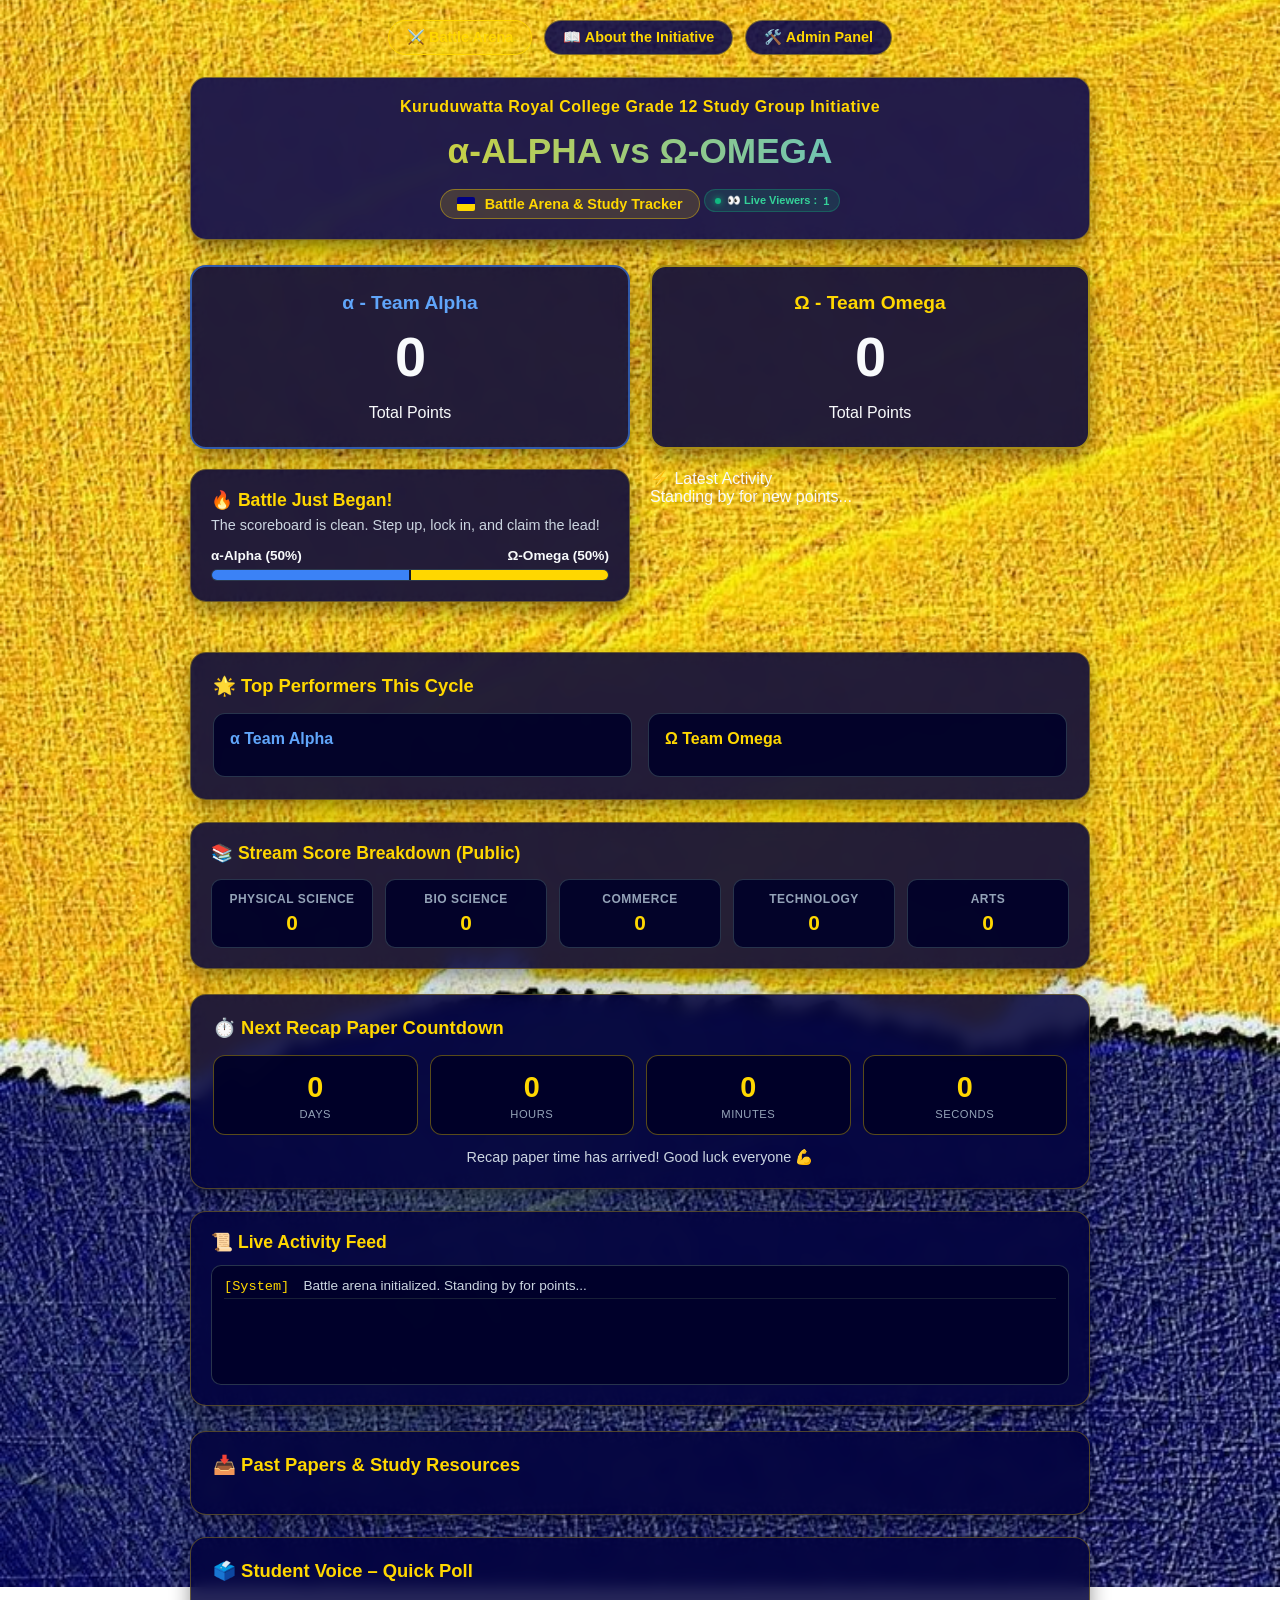
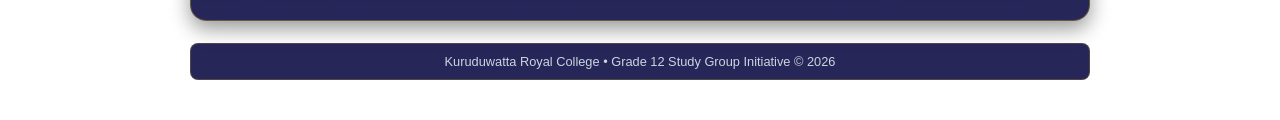
<file: index.html>
<!DOCTYPE html>
<html lang="en">
<head>
    <meta charset="UTF-8">
    <meta name="viewport"
          content="width=device-width, initial-scale=1.0">

    <title>α-ALPHA vs Ω-OMEGA - Battle Arena</title>

    <link rel="stylesheet" href="style.css">
</head>

<body>

<div class="container">

    <!-- ========================= -->
    <!-- NAVIGATION -->
    <!-- ========================= -->

    <div class="nav-bar">
        <a href="index.html" class="nav-btn active">
            ⚔️ Battle Arena
        </a>

        <a href="about.html" class="nav-btn">
            📖 About the Initiative
        </a>

        <a href="admin.html" class="nav-btn">
            🛠️ Admin Panel
        </a>
    </div>

    <!-- ========================= -->
    <!-- HEADER -->
    <!-- ========================= -->

    <header>

        <div class="subtitle">
            Kuruduwatta Royal College
            Grade 12 Study Group Initiative
        </div>

        <h1>
            α-ALPHA vs Ω-OMEGA
        </h1>

        <div class="college-name">

            <div class="school-flag">
                <div class="navy-half"></div>
                <div class="gold-half"></div>
            </div>

            Battle Arena & Study Tracker

        </div>

        <div class="viewer-badge-container">

            <span class="viewer-dot"></span>

            👀 Live Viewers :
            <span id="viewerCount">1</span>

        </div>

    </header>

    <!-- ========================= -->
    <!-- SCOREBOARD -->
    <!-- ========================= -->

    <div class="scoreboard-overview">

        <div class="team-card alpha-card"
             id="alphaCard">

            <div class="team-title">
                α - Team Alpha
            </div>

            <div class="score-display"
                 id="alphaScore">
                0
            </div>

            <div class="team-small-text">
                Total Points
            </div>

        </div>

        <div class="team-card omega-card"
             id="omegaCard">

            <div class="team-title">
                Ω - Team Omega
            </div>

            <div class="score-display"
                 id="omegaScore">
                0
            </div>

            <div class="team-small-text">
                Total Points
            </div>

        </div>
                <!-- ========================= -->
        <!-- BATTLE STATUS -->
        <!-- ========================= -->

        <div class="battle-status">

            <div class="status-content">

                <h3 id="statusTitle">
                    🔥 Battle Just Began!
                </h3>

                <p id="statusDesc">
                    The scoreboard is clean.
                    Step up, lock in, and claim the lead!
                </p>

            </div>

            <div class="progress-container">

                <div class="progress-labels">

                    <span id="alphaPct">
                        α-Alpha (50%)
                    </span>

                    <span id="omegaPct">
                        Ω-Omega (50%)
                    </span>

                </div>

                <div class="progress-bar-container">

                    <div class="progress-alpha"
                         id="alphaBar">
                    </div>

                    <div class="progress-omega"
                         id="omegaBar">
                    </div>

                </div>

            </div>

        </div>

        <!-- ========================= -->
        <!-- LATEST ACTIVITY -->
        <!-- ========================= -->

        <div class="latest-banner">

            <div class="latest-title">
                ⚡ Latest Activity
            </div>

            <div id="latestActivityText"
                 class="latest-text">

                Standing by for new points...

            </div>

        </div>

    </div>

    <!-- ========================= -->
    <!-- TOP PERFORMERS -->
    <!-- ========================= -->

    <div class="section-card">

        <h2>
            🌟 Top Performers This Cycle
        </h2>

        <div class="top-performers-grid">

            <div class="top-team alpha">

                <h3>
                    α Team Alpha
                </h3>

                <div id="topAlphaList"></div>

            </div>

            <div class="top-team omega">

                <h3>
                    Ω Team Omega
                </h3>

                <div id="topOmegaList"></div>

            </div>

        </div>

    </div>
        <!-- ========================= -->
    <!-- STREAM SCORE BREAKDOWN -->
    <!-- ========================= -->

    <div class="streams-section">

        <h2>
            📚 Stream Score Breakdown (Public)
        </h2>

        <div class="streams-grid">

            <div class="stream-card">
                <div class="stream-name">
                    Physical Science
                </div>

                <div class="stream-score"
                     id="stream-Physical-Science">
                    0
                </div>
            </div>

            <div class="stream-card">
                <div class="stream-name">
                    Bio Science
                </div>

                <div class="stream-score"
                     id="stream-Bio-Science">
                    0
                </div>
            </div>

            <div class="stream-card">
                <div class="stream-name">
                    Commerce
                </div>

                <div class="stream-score"
                     id="stream-Commerce">
                    0
                </div>
            </div>

            <div class="stream-card">
                <div class="stream-name">
                    Technology
                </div>

                <div class="stream-score"
                     id="stream-Technology">
                    0
                </div>
            </div>

            <div class="stream-card">
                <div class="stream-name">
                    Arts
                </div>

                <div class="stream-score"
                     id="stream-Arts">
                    0
                </div>
            </div>

        </div>

    </div>

    <!-- ========================= -->
    <!-- COUNTDOWN TIMER -->
    <!-- ========================= -->

    <div class="section-card">

        <h2>
            ⏱️ Next Recap Paper Countdown
        </h2>

        <div class="countdown-grid">

            <div class="countdown-box">
                <div class="countdown-value"
                     id="countdownDays">
                    0
                </div>

                <div class="countdown-label">
                    Days
                </div>
            </div>

            <div class="countdown-box">
                <div class="countdown-value"
                     id="countdownHours">
                    00
                </div>

                <div class="countdown-label">
                    Hours
                </div>
            </div>

            <div class="countdown-box">
                <div class="countdown-value"
                     id="countdownMins">
                    00
                </div>

                <div class="countdown-label">
                    Minutes
                </div>
            </div>

            <div class="countdown-box">
                <div class="countdown-value"
                     id="countdownSecs">
                    00
                </div>

                <div class="countdown-label">
                    Seconds
                </div>
            </div>

        </div>

        <p class="countdown-note"
           id="countdownNote">
            Target: 5 August 2026 • 9:00 AM
        </p>

    </div>
        <!-- ========================= -->
    <!-- LIVE ACTIVITY FEED -->
    <!-- ========================= -->

    <div class="activity-section">

        <h2>
            📜 Live Activity Feed
        </h2>

        <div class="activity-log"
             id="activityLog">

            <div class="activity-item">

                <span class="activity-time">
                    [System]
                </span>

                Battle arena initialized.
                Standing by for points...

            </div>

        </div>

    </div>

    <!-- ========================= -->
    <!-- PAST PAPERS -->
    <!-- ========================= -->

    <div class="section-card">

        <h2>
            📥 Past Papers & Study Resources
        </h2>

        <div class="downloads-grid"
             id="downloadsContainer">

        </div>

    </div>

    <!-- ========================= -->
    <!-- STUDENT POLL -->
    <!-- ========================= -->

    <div class="section-card">

        <h2>
            🗳️ Student Voice – Quick Poll
        </h2>

        <div id="pollContainer">

        </div>

    </div>
        <!-- ========================= -->
    <!-- FOOTER -->
    <!-- ========================= -->

    <footer>

        Kuruduwatta Royal College
        &bull;
        Grade 12 Study Group Initiative
        &copy; 2026

    </footer>

</div>

<script src="script.js"></script>

</body>
</html>
</file>
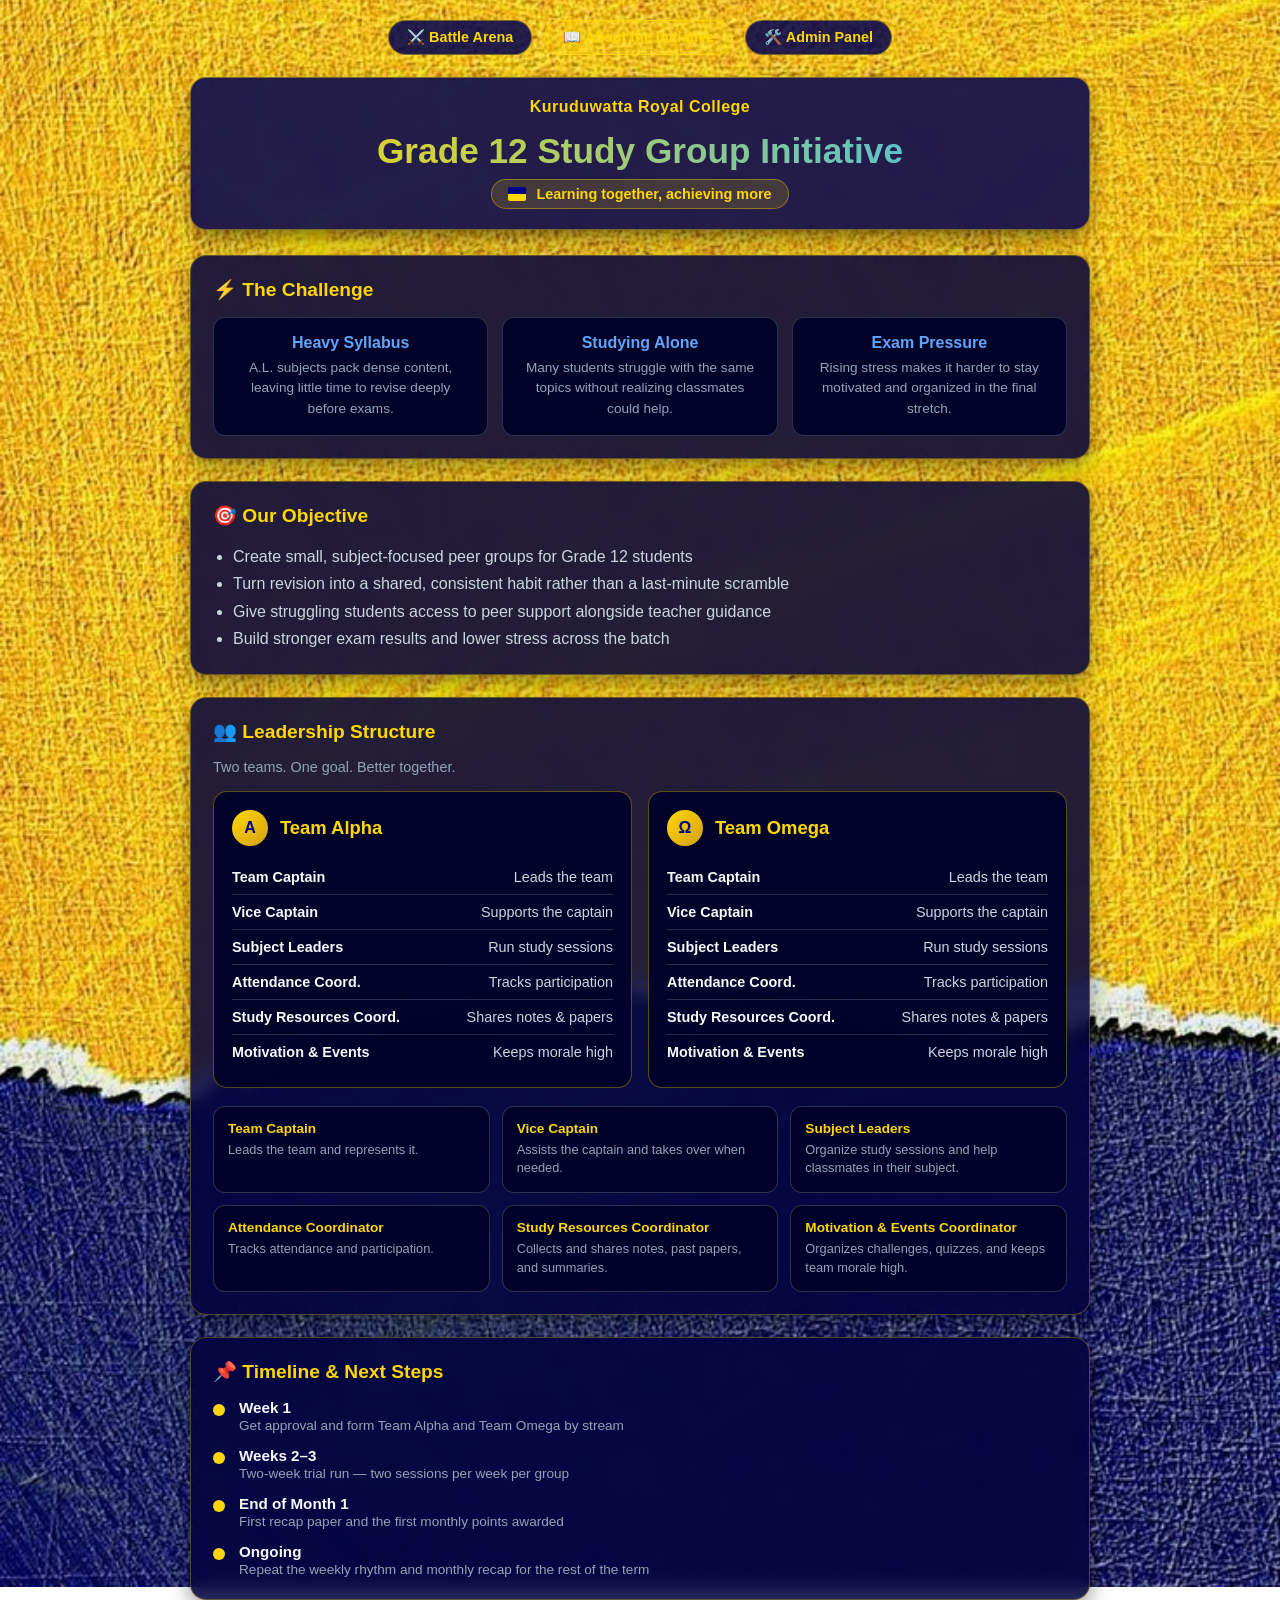
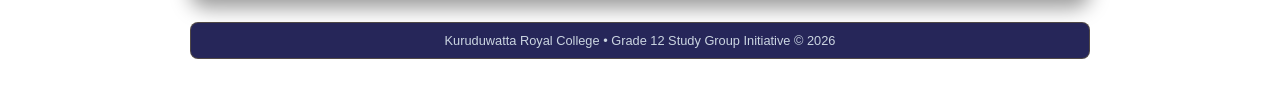
<file: about.html>
<!DOCTYPE html>
<html lang="en">
<head>
    <meta charset="UTF-8">
    <meta name="viewport" content="width=device-width, initial-scale=1.0">
    <title>About - Grade 12 Study Group Initiative</title>
    <link rel="stylesheet" href="style.css">
    <style>
        .nav-bar {
            display: flex;
            justify-content: center;
            gap: 12px;
            margin-bottom: 22px;
            flex-wrap: wrap;
        }
        .nav-btn {
            background: rgba(0, 0, 80, 0.85);
            border: 1px solid rgba(255, 215, 0, 0.4);
            color: #ffd700;
            padding: 8px 18px;
            border-radius: 20px;
            font-weight: 600;
            font-size: 0.9rem;
            text-decoration: none;
            transition: all 0.2s;
        }
        .nav-btn:hover {
            background: rgba(255, 215, 0, 0.2);
            transform: translateY(-2px);
        }
        .nav-btn.active {
            background: rgba(255, 215, 0, 0.25);
            border-color: #ffd700;
        }

        .section-card {
            background: rgba(0, 0, 60, 0.85);
            backdrop-filter: blur(8px);
            border: 1px solid rgba(255, 215, 0, 0.3);
            border-radius: 16px;
            padding: 22px;
            margin-bottom: 22px;
            box-shadow: 0 8px 20px rgba(0, 0, 0, 0.4);
        }
        .section-card h2 {
            color: #ffd700;
            font-size: 1.2rem;
            margin-bottom: 16px;
        }

        .grid-2 {
            display: grid;
            grid-template-columns: 1fr 1fr;
            gap: 14px;
        }
        .grid-3 {
            display: grid;
            grid-template-columns: repeat(3, 1fr);
            gap: 14px;
        }

        .info-box {
            background: rgba(0, 0, 40, 0.9);
            border: 1px solid rgba(51, 65, 85, 0.8);
            border-radius: 12px;
            padding: 16px;
            text-align: center;
        }
        .info-box h3 {
            color: #60a5fa;
            font-size: 1rem;
            margin-bottom: 6px;
        }
        .info-box p {
            font-size: 0.85rem;
            color: #94a3b8;
            margin: 0;
            line-height: 1.5;
        }

        /* Leadership */
        .leader-grid {
            display: grid;
            grid-template-columns: 1fr 1fr;
            gap: 16px;
            margin-bottom: 18px;
        }
        .leader-col {
            background: rgba(0, 0, 40, 0.9);
            border: 1px solid rgba(255, 215, 0, 0.35);
            border-radius: 14px;
            padding: 18px;
        }
        .leader-col-head {
            display: flex;
            align-items: center;
            gap: 12px;
            margin-bottom: 14px;
        }
        .leader-badge {
            width: 36px;
            height: 36px;
            border-radius: 50%;
            background: linear-gradient(135deg, #ffd700, #d4a017);
            color: #000080;
            font-weight: 800;
            font-size: 16px;
            display: flex;
            align-items: center;
            justify-content: center;
        }
        .leader-col-head h3 {
            color: #ffd700;
            font-size: 1.15rem;
            margin: 0;
        }
        .role-item {
            display: flex;
            justify-content: space-between;
            padding: 9px 0;
            border-bottom: 1px solid rgba(51, 65, 85, 0.7);
            color: #cbd5e1;
            font-size: 0.9rem;
        }
        .role-item:last-child {
            border-bottom: none;
        }
        .role-label {
            font-weight: 600;
            color: #f8fafc;
        }

        /* Duties */
        .duties-grid {
            display: grid;
            grid-template-columns: repeat(3, 1fr);
            gap: 12px;
        }
        .duty-item {
            background: rgba(0, 0, 40, 0.9);
            border: 1px solid rgba(51, 65, 85, 0.8);
            border-radius: 12px;
            padding: 14px;
        }
        .duty-title {
            color: #ffd700;
            font-size: 0.85rem;
            font-weight: 700;
            margin-bottom: 5px;
        }
        .duty-item p {
            color: #94a3b8;
            font-size: 0.8rem;
            margin: 0;
            line-height: 1.45;
        }

        /* Timeline */
        .timeline {
            display: flex;
            flex-direction: column;
            gap: 14px;
        }
        .timeline-item {
            display: flex;
            gap: 14px;
            align-items: flex-start;
        }
        .timeline-dot {
            width: 12px;
            height: 12px;
            background: #ffd700;
            border-radius: 50%;
            margin-top: 5px;
            flex-shrink: 0;
        }
        .timeline-content h4 {
            color: #f8fafc;
            font-size: 0.95rem;
            margin-bottom: 2px;
        }
        .timeline-content p {
            font-size: 0.85rem;
            color: #94a3b8;
            margin: 0;
        }

        @media (max-width: 700px) {
            .grid-2, .grid-3, .leader-grid, .duties-grid {
                grid-template-columns: 1fr;
            }
        }
    </style>
</head>
<body>
    <div class="container">

        <!-- NAVIGATION -->
        <div class="nav-bar">
            <a href="index.html" class="nav-btn">⚔️ Battle Arena</a>
            <a href="about.html" class="nav-btn active">📖 About the Initiative</a>
            <a href="admin.html" class="nav-btn">🛠️ Admin Panel</a>
        </div>

        <!-- HEADER -->
        <header>
            <div class="subtitle">Kuruduwatta Royal College</div>
            <h1>Grade 12 Study Group Initiative</h1>
            <div class="college-name">
                <div class="school-flag">
                    <div class="navy-half"></div>
                    <div class="gold-half"></div>
                </div>
                Learning together, achieving more
            </div>
        </header>

        <!-- THE CHALLENGE -->
        <div class="section-card">
            <h2>⚡ The Challenge</h2>
            <div class="grid-3">
                <div class="info-box">
                    <h3>Heavy Syllabus</h3>
                    <p>A.L. subjects pack dense content, leaving little time to revise deeply before exams.</p>
                </div>
                <div class="info-box">
                    <h3>Studying Alone</h3>
                    <p>Many students struggle with the same topics without realizing classmates could help.</p>
                </div>
                <div class="info-box">
                    <h3>Exam Pressure</h3>
                    <p>Rising stress makes it harder to stay motivated and organized in the final stretch.</p>
                </div>
            </div>
        </div>

        <!-- OBJECTIVE -->
        <div class="section-card">
            <h2>🎯 Our Objective</h2>
            <ul style="color:#cbd5e1; padding-left:20px; line-height:1.7;">
                <li>Create small, subject-focused peer groups for Grade 12 students</li>
                <li>Turn revision into a shared, consistent habit rather than a last-minute scramble</li>
                <li>Give struggling students access to peer support alongside teacher guidance</li>
                <li>Build stronger exam results and lower stress across the batch</li>
            </ul>
        </div>

       <!-- LEADERSHIP STRUCTURE -->
<div class="section-card">
    <h2>👥 Leadership Structure</h2>
    <p style="color:#94a3b8; margin-bottom:16px; font-size:0.9rem;">Two teams. One goal. Better together.</p>

    <div class="leader-grid">
        <!-- Team Alpha -->
        <div class="leader-col">
            <div class="leader-col-head">
                <div class="leader-badge">A</div>
                <h3>Team Alpha</h3>
            </div>
            <div class="role-item">
                <span class="role-label">Team Captain</span>
                <span>Leads the team</span>
            </div>
            <div class="role-item">
                <span class="role-label">Vice Captain</span>
                <span>Supports the captain</span>
            </div>
            <div class="role-item">
                <span class="role-label">Subject Leaders</span>
                <span>Run study sessions</span>
            </div>
            <div class="role-item">
                <span class="role-label">Attendance Coord.</span>
                <span>Tracks participation</span>
            </div>
            <div class="role-item">
                <span class="role-label">Study Resources Coord.</span>
                <span>Shares notes & papers</span>
            </div>
            <div class="role-item">
                <span class="role-label">Motivation & Events</span>
                <span>Keeps morale high</span>
            </div>
        </div>

        <!-- Team Omega -->
        <div class="leader-col">
            <div class="leader-col-head">
                <div class="leader-badge">Ω</div>
                <h3>Team Omega</h3>
            </div>
            <div class="role-item">
                <span class="role-label">Team Captain</span>
                <span>Leads the team</span>
            </div>
            <div class="role-item">
                <span class="role-label">Vice Captain</span>
                <span>Supports the captain</span>
            </div>
            <div class="role-item">
                <span class="role-label">Subject Leaders</span>
                <span>Run study sessions</span>
            </div>
            <div class="role-item">
                <span class="role-label">Attendance Coord.</span>
                <span>Tracks participation</span>
            </div>
            <div class="role-item">
                <span class="role-label">Study Resources Coord.</span>
                <span>Shares notes & papers</span>
            </div>
            <div class="role-item">
                <span class="role-label">Motivation & Events</span>
                <span>Keeps morale high</span>
            </div>
        </div>
    </div>

    <div class="duties-grid">
        <div class="duty-item">
            <div class="duty-title">Team Captain</div>
            <p>Leads the team and represents it.</p>
        </div>
        <div class="duty-item">
            <div class="duty-title">Vice Captain</div>
            <p>Assists the captain and takes over when needed.</p>
        </div>
        <div class="duty-item">
            <div class="duty-title">Subject Leaders</div>
            <p>Organize study sessions and help classmates in their subject.</p>
        </div>
        <div class="duty-item">
            <div class="duty-title">Attendance Coordinator</div>
            <p>Tracks attendance and participation.</p>
        </div>
        <div class="duty-item">
            <div class="duty-title">Study Resources Coordinator</div>
            <p>Collects and shares notes, past papers, and summaries.</p>
        </div>
        <div class="duty-item">
            <div class="duty-title">Motivation & Events Coordinator</div>
            <p>Organizes challenges, quizzes, and keeps team morale high.</p>
        </div>
    </div>
</div>

        <!-- TIMELINE -->
        <div class="section-card">
            <h2>📌 Timeline & Next Steps</h2>
            <div class="timeline">
                <div class="timeline-item">
                    <div class="timeline-dot"></div>
                    <div class="timeline-content">
                        <h4>Week 1</h4>
                        <p>Get approval and form Team Alpha and Team Omega by stream</p>
                    </div>
                </div>
                <div class="timeline-item">
                    <div class="timeline-dot"></div>
                    <div class="timeline-content">
                        <h4>Weeks 2–3</h4>
                        <p>Two-week trial run — two sessions per week per group</p>
                    </div>
                </div>
                <div class="timeline-item">
                    <div class="timeline-dot"></div>
                    <div class="timeline-content">
                        <h4>End of Month 1</h4>
                        <p>First recap paper and the first monthly points awarded</p>
                    </div>
                </div>
                <div class="timeline-item">
                    <div class="timeline-dot"></div>
                    <div class="timeline-content">
                        <h4>Ongoing</h4>
                        <p>Repeat the weekly rhythm and monthly recap for the rest of the term</p>
                    </div>
                </div>
            </div>
        </div>

        <!-- FOOTER -->
        <footer>
            Kuruduwatta Royal College • Grade 12 Study Group Initiative © 2026
        </footer>
    </div>
</body>
</html>
</file>
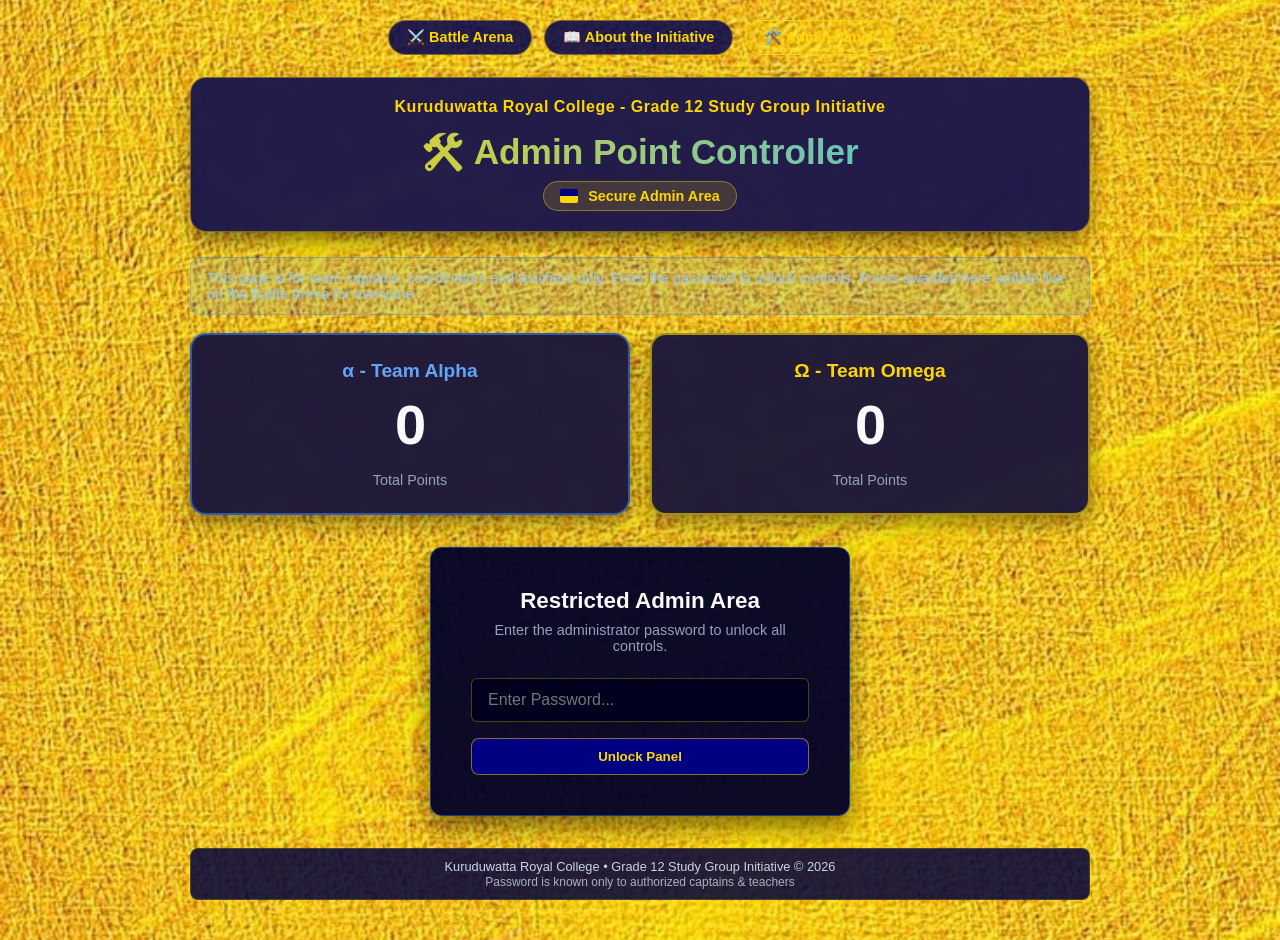
<file: admin.html>
<!DOCTYPE html>
<html lang="en">
<head>
    <meta charset="UTF-8">
    <meta name="viewport" content="width=device-width, initial-scale=1.0">
    <title>Admin Panel - Grade 12 Study Group Initiative</title>
    <link rel="stylesheet" href="style.css">
    <style>
        /* Auth Screen overlay styling matching existing dark theme */
        #auth-screen {
            background: rgba(0, 0, 40, 0.95);
            border: 1px solid rgba(59, 130, 246, 0.4);
            border-radius: 12px;
            padding: 2.5rem;
            max-width: 420px;
            margin: 2rem auto;
            text-align: center;
            box-shadow: 0 10px 25px rgba(0, 0, 0, 0.5);
        }

        #auth-screen h2 {
            margin-bottom: 0.5rem;
            font-size: 1.4rem;
            color: #f8fafc;
        }

        #auth-screen p {
            color: #94a3b8;
            font-size: 0.9rem;
            margin-bottom: 1.5rem;
        }

        .auth-input-group {
            display: flex;
            flex-direction: column;
            gap: 1rem;
        }

        .auth-input-group input[type="password"] {
            width: 100%;
            padding: 0.75rem 1rem;
            background: rgba(0, 0, 30, 0.9);
            border: 1px solid rgba(255, 215, 0, 0.3);
            border-radius: 6px;
            color: #f8fafc;
            font-size: 1rem;
            outline: none;
        }

        .auth-input-group input[type="password"]:focus {
            border-color: #3b82f6;
        }

        .error-msg {
            color: #ef4444;
            font-size: 0.85rem;
            margin-top: 0.75rem;
            display: none;
        }

        /* Hide all admin controls by default */
        #protected-admin-wrapper {
            display: none;
        }
    </style>
</head>
<body>

    <div class="container">
        <!-- NAVIGATION -->
        <div class="nav-bar">
            <a href="index.html" class="nav-btn">⚔️ Battle Arena</a>
            <a href="about.html" class="nav-btn">📖 About the Initiative</a>
            <a href="admin.html" class="nav-btn active">🛠️ Admin Panel</a>
        </div>

        <!-- HEADER -->
        <header>
            <div class="subtitle">Kuruduwatta Royal College - Grade 12 Study Group Initiative</div>
            <h1>🛠️ Admin Point Controller</h1>
            <div class="college-name">
                <div class="school-flag">
                    <div class="navy-half"></div>
                    <div class="gold-half"></div>
                </div>
                Secure Admin Area
            </div>
        </header>

        <div class="admin-info">
            This page is for team captains, coordinators and teachers only. 
            Enter the password to unlock controls. Points awarded here update live on the Battle Arena for everyone.
        </div>

        <!-- LIVE MINI SCOREBOARD (Visible for quick reference) -->
        <div class="scoreboard-overview">
            <div class="team-card alpha-card" id="alphaCard">
                <div class="team-title">α - Team Alpha</div>
                <div class="score-display" id="alphaScore">0</div>
                <div class="score-subtitle" style="color: #94a3b8; font-size: 0.9rem;">Total Points</div>
            </div>
            <div class="team-card omega-card" id="omegaCard">
                <div class="team-title">Ω - Team Omega</div>
                <div class="score-display" id="omegaScore">0</div>
                <div class="score-subtitle" style="color: #94a3b8; font-size: 0.9rem;">Total Points</div>
            </div>
        </div>

        <!-- PASSWORD GATEWAY -->
        <div id="auth-screen">
            <h2>Restricted Admin Area</h2>
            <p>Enter the administrator password to unlock all controls.</p>
            <div class="auth-input-group">
                <input type="password" id="admin-pass" placeholder="Enter Password..." onkeydown="checkEnter(event)">
                <button class="btn-action" onclick="unlockPanel()">Unlock Panel</button>
            </div>
            <div id="error-msg" class="error-msg">Incorrect password. Access denied.</div>
        </div>

        <!-- HIDDEN UNTIL AUTHENTICATED -->
        <div id="protected-admin-wrapper">
            
            <div style="display: flex; justify-content: flex-end; margin-bottom: 15px;">
                <button class="btn-danger" style="width: auto; padding: 8px 16px;" onclick="lockPanel()">🔒 Lock Panel</button>
            </div>

            <!-- CONTROLS / ADMIN PANEL -->
            <div class="controls-section" id="controlsSection">
                <div class="controls-header">
                    <h2>🛠️ Award Points</h2>
                    <div style="display: flex; gap: 10px; align-items: center;">
                        <span class="lock-badge" id="lockBadge" style="background: rgba(16,185,129,0.2); color: #10b981; border: 1px solid #10b981;">🔓 Unlocked</span>
                    </div>
                </div>
                
                <div class="controls-body">
                    <div class="control-group">
                        <label for="streamSelect">Select Academic Stream</label>
                        <select id="streamSelect">
                            <option value="Physical Science">Physical Science</option>
                            <option value="Bio Science">Bio Science</option>
                            <option value="Commerce">Commerce</option>
                            <option value="Technology">Technology</option>
                            <option value="Arts">Arts</option>
                        </select>
                    </div>

                    <div class="control-group">
                        <label for="achievementSelect">Select Official Point Criteria</label>
                        <select id="achievementSelect">
                            <option value="10">Top Average Score (+10 pts)</option>
                            <option value="5">Most Improved (+5 pts)</option>
                            <option value="5">Full Attendance (+5 pts)</option>
                            <option value="3">Shared Resources (+3 pts)</option>
                        </select>
                    </div>

                    <div class="control-row">
                        <button class="btn-action" onclick="awardCustomStreamScore('alpha')">Award to α-Alpha</button>
                        <button class="btn-action" onclick="awardCustomStreamScore('omega')">Award to Ω-Omega</button>
                    </div>

                    <button class="btn-danger" onclick="resetScores()">⚠️ Reset All Scores</button>
                </div>
            </div>

            <!-- TOP PERFORMERS EDITOR -->
            <div class="section-card" id="topPerformersEditor">
                <h2>🌟 Edit Top Performers</h2>
                <p style="color:#94a3b8; font-size:0.85rem; margin-bottom:16px;">
                    Enter the current top 3 students for each team. These names appear on the public Battle Arena.
                </p>

                <div class="top-edit-grid" style="display:grid; grid-template-columns:1fr 1fr; gap:18px;">
                    <!-- Alpha -->
                    <div style="background:rgba(0,0,40,0.9); border:1px solid rgba(59,130,246,0.4); border-radius:12px; padding:16px;">
                        <h3 style="color:#60a5fa; margin-bottom:12px; font-size:1rem;">α Team Alpha</h3>
                        
                        <div style="margin-bottom:12px;">
                            <label style="font-size:0.8rem; color:#94a3b8;">1st Place – Name</label>
                            <input type="text" id="tp-alpha-1-name" placeholder="Student name" style="width:100%; margin-top:4px; background:rgba(0,0,30,0.9); color:#f8fafc; border:1px solid rgba(255,215,0,0.3); padding:8px; border-radius:6px;">
                            <input type="text" id="tp-alpha-1-note" placeholder="Note (e.g. Highest average)" style="width:100%; margin-top:4px; background:rgba(0,0,30,0.9); color:#f8fafc; border:1px solid rgba(255,215,0,0.3); padding:8px; border-radius:6px; font-size:0.85rem;">
                        </div>
                        <div style="margin-bottom:12px;">
                            <label style="font-size:0.8rem; color:#94a3b8;">2nd Place – Name</label>
                            <input type="text" id="tp-alpha-2-name" placeholder="Student name" style="width:100%; margin-top:4px; background:rgba(0,0,30,0.9); color:#f8fafc; border:1px solid rgba(255,215,0,0.3); padding:8px; border-radius:6px;">
                            <input type="text" id="tp-alpha-2-note" placeholder="Note (e.g. Most improved)" style="width:100%; margin-top:4px; background:rgba(0,0,30,0.9); color:#f8fafc; border:1px solid rgba(255,215,0,0.3); padding:8px; border-radius:6px; font-size:0.85rem;">
                        </div>
                        <div>
                            <label style="font-size:0.8rem; color:#94a3b8;">3rd Place – Name</label>
                            <input type="text" id="tp-alpha-3-name" placeholder="Student name" style="width:100%; margin-top:4px; background:rgba(0,0,30,0.9); color:#f8fafc; border:1px solid rgba(255,215,0,0.3); padding:8px; border-radius:6px;">
                            <input type="text" id="tp-alpha-3-note" placeholder="Note (e.g. Perfect attendance)" style="width:100%; margin-top:4px; background:rgba(0,0,30,0.9); color:#f8fafc; border:1px solid rgba(255,215,0,0.3); padding:8px; border-radius:6px; font-size:0.85rem;">
                        </div>
                    </div>

                    <!-- Omega -->
                    <div style="background:rgba(0,0,40,0.9); border:1px solid rgba(255,215,0,0.4); border-radius:12px; padding:16px;">
                        <h3 style="color:#ffd700; margin-bottom:12px; font-size:1rem;">Ω Team Omega</h3>
                        
                        <div style="margin-bottom:12px;">
                            <label style="font-size:0.8rem; color:#94a3b8;">1st Place – Name</label>
                            <input type="text" id="tp-omega-1-name" placeholder="Student name" style="width:100%; margin-top:4px; background:rgba(0,0,30,0.9); color:#f8fafc; border:1px solid rgba(255,215,0,0.3); padding:8px; border-radius:6px;">
                            <input type="text" id="tp-omega-1-note" placeholder="Note (e.g. Highest average)" style="width:100%; margin-top:4px; background:rgba(0,0,30,0.9); color:#f8fafc; border:1px solid rgba(255,215,0,0.3); padding:8px; border-radius:6px; font-size:0.85rem;">
                        </div>
                        <div style="margin-bottom:12px;">
                            <label style="font-size:0.8rem; color:#94a3b8;">2nd Place – Name</label>
                            <input type="text" id="tp-omega-2-name" placeholder="Student name" style="width:100%; margin-top:4px; background:rgba(0,0,30,0.9); color:#f8fafc; border:1px solid rgba(255,215,0,0.3); padding:8px; border-radius:6px;">
                            <input type="text" id="tp-omega-2-note" placeholder="Note (e.g. Most improved)" style="width:100%; margin-top:4px; background:rgba(0,0,30,0.9); color:#f8fafc; border:1px solid rgba(255,215,0,0.3); padding:8px; border-radius:6px; font-size:0.85rem;">
                        </div>
                        <div>
                            <label style="font-size:0.8rem; color:#94a3b8;">3rd Place – Name</label>
                            <input type="text" id="tp-omega-3-name" placeholder="Student name" style="width:100%; margin-top:4px; background:rgba(0,0,30,0.9); color:#f8fafc; border:1px solid rgba(255,215,0,0.3); padding:8px; border-radius:6px;">
                            <input type="text" id="tp-omega-3-note" placeholder="Note (e.g. Shared most resources)" style="width:100%; margin-top:4px; background:rgba(0,0,30,0.9); color:#f8fafc; border:1px solid rgba(255,215,0,0.3); padding:8px; border-radius:6px; font-size:0.85rem;">
                        </div>
                    </div>
                </div>

                <button class="btn-action" style="margin-top:18px; width:100%;" onclick="saveTopPerformersFromAdmin()">
                    💾 Save Top Performers
                </button>
                <p style="margin-top:10px; font-size:0.8rem; color:#94a3b8; text-align:center;">
                    After saving, everyone will see the updated names within a few seconds.
                </p>
            </div>

            <!-- RECAP TIMER EDITOR -->
            <div class="section-card">
                <h2>⏱️ Update Recap Paper Countdown</h2>
                <p style="color:#94a3b8; font-size:0.85rem; margin-bottom:16px;">
                    Set the exact date and time of the next Recap Paper. The countdown on the Battle Arena will update for everyone.
                </p>
                <div>
                    <label style="font-size:0.8rem; color:#94a3b8;">New Recap Date & Time</label>
                    <input type="datetime-local" id="recapDateInput"
                        style="width:100%; margin-top:6px; background:rgba(0,0,30,0.9); color:#f8fafc; border:1px solid rgba(255,215,0,0.3); padding:10px; border-radius:8px; font-size:1rem;">
                </div>
                <button class="btn-action" style="margin-top:16px; width:100%;" onclick="saveRecapDateFromAdmin()">
                    💾 Update Countdown Timer
                </button>
            </div>

            <!-- PAST PAPER LINKS EDITOR -->
            <div class="section-card">
                <h2>📥 Edit Past Paper Download Links</h2>
                <p style="color:#94a3b8; font-size:0.85rem; margin-bottom:16px;">
                    Paste Google Drive / any links for each subject. Students will see real Download buttons once you save.
                </p>

                <div style="display:flex; flex-direction:column; gap:14px;">

                    <div style="color:#60a5fa; font-weight:600; font-size:0.9rem; margin-top:4px;">Physical Science</div>
                    <div><label style="font-size:0.8rem; color:#94a3b8;">Combined Mathematics</label>
                        <input type="url" id="dl-ps-combined-maths" placeholder="https://drive.google.com/..." style="width:100%; margin-top:4px; background:rgba(0,0,30,0.9); color:#f8fafc; border:1px solid rgba(255,215,0,0.3); padding:8px; border-radius:6px;"></div>
                    <div><label style="font-size:0.8rem; color:#94a3b8;">Physics</label>
                        <input type="url" id="dl-ps-physics" placeholder="https://drive.google.com/..." style="width:100%; margin-top:4px; background:rgba(0,0,30,0.9); color:#f8fafc; border:1px solid rgba(255,215,0,0.3); padding:8px; border-radius:6px;"></div>
                    <div><label style="font-size:0.8rem; color:#94a3b8;">Chemistry</label>
                        <input type="url" id="dl-ps-chemistry" placeholder="https://drive.google.com/..." style="width:100%; margin-top:4px; background:rgba(0,0,30,0.9); color:#f8fafc; border:1px solid rgba(255,215,0,0.3); padding:8px; border-radius:6px;"></div>

                    <div style="color:#60a5fa; font-weight:600; font-size:0.9rem; margin-top:8px;">Bio Science</div>
                    <div><label style="font-size:0.8rem; color:#94a3b8;">Biology</label>
                        <input type="url" id="dl-bs-biology" placeholder="https://drive.google.com/..." style="width:100%; margin-top:4px; background:rgba(0,0,30,0.9); color:#f8fafc; border:1px solid rgba(255,215,0,0.3); padding:8px; border-radius:6px;"></div>
                    <div><label style="font-size:0.8rem; color:#94a3b8;">Chemistry</label>
                        <input type="url" id="dl-bs-chemistry" placeholder="https://drive.google.com/..." style="width:100%; margin-top:4px; background:rgba(0,0,30,0.9); color:#f8fafc; border:1px solid rgba(255,215,0,0.3); padding:8px; border-radius:6px;"></div>
                    <div><label style="font-size:0.8rem; color:#94a3b8;">Physics</label>
                        <input type="url" id="dl-bs-physics" placeholder="https://drive.google.com/..." style="width:100%; margin-top:4px; background:rgba(0,0,30,0.9); color:#f8fafc; border:1px solid rgba(255,215,0,0.3); padding:8px; border-radius:6px;"></div>
                    <div><label style="font-size:0.8rem; color:#94a3b8;">Agriculture</label>
                        <input type="url" id="dl-bs-agriculture" placeholder="https://drive.google.com/..." style="width:100%; margin-top:4px; background:rgba(0,0,30,0.9); color:#f8fafc; border:1px solid rgba(255,215,0,0.3); padding:8px; border-radius:6px;"></div>

                    <div style="color:#60a5fa; font-weight:600; font-size:0.9rem; margin-top:8px;">Commerce</div>
                    <div><label style="font-size:0.8rem; color:#94a3b8;">Accounting</label>
                        <input type="url" id="dl-cm-accounting" placeholder="https://drive.google.com/..." style="width:100%; margin-top:4px; background:rgba(0,0,30,0.9); color:#f8fafc; border:1px solid rgba(255,215,0,0.3); padding:8px; border-radius:6px;"></div>
                    <div><label style="font-size:0.8rem; color:#94a3b8;">Business Studies</label>
                        <input type="url" id="dl-cm-business" placeholder="https://drive.google.com/..." style="width:100%; margin-top:4px; background:rgba(0,0,30,0.9); color:#f8fafc; border:1px solid rgba(255,215,0,0.3); padding:8px; border-radius:6px;"></div>
                    <div><label style="font-size:0.8rem; color:#94a3b8;">Economics</label>
                        <input type="url" id="dl-cm-economics" placeholder="https://drive.google.com/..." style="width:100%; margin-top:4px; background:rgba(0,0,30,0.9); color:#f8fafc; border:1px solid rgba(255,215,0,0.3); padding:8px; border-radius:6px;"></div>

                    <div style="color:#60a5fa; font-weight:600; font-size:0.9rem; margin-top:8px;">Technology</div>
                    <div><label style="font-size:0.8rem; color:#94a3b8;">Engineering Technology</label>
                        <input type="url" id="dl-tech-eng" placeholder="https://drive.google.com/..." style="width:100%; margin-top:4px; background:rgba(0,0,30,0.9); color:#f8fafc; border:1px solid rgba(255,215,0,0.3); padding:8px; border-radius:6px;"></div>
                    <div><label style="font-size:0.8rem; color:#94a3b8;">Bio Systems Technology</label>
                        <input type="url" id="dl-tech-bst" placeholder="https://drive.google.com/..." style="width:100%; margin-top:4px; background:rgba(0,0,30,0.9); color:#f8fafc; border:1px solid rgba(255,215,0,0.3); padding:8px; border-radius:6px;"></div>
                    <div><label style="font-size:0.8rem; color:#94a3b8;">Science for Technology</label>
                        <input type="url" id="dl-tech-sft" placeholder="https://drive.google.com/..." style="width:100%; margin-top:4px; background:rgba(0,0,30,0.9); color:#f8fafc; border:1px solid rgba(255,215,0,0.3); padding:8px; border-radius:6px;"></div>
                    <div><label style="font-size:0.8rem; color:#94a3b8;">ICT</label>
                        <input type="url" id="dl-tech-ict" placeholder="https://drive.google.com/..." style="width:100%; margin-top:4px; background:rgba(0,0,30,0.9); color:#f8fafc; border:1px solid rgba(255,215,0,0.3); padding:8px; border-radius:6px;"></div>

                    <div style="color:#60a5fa; font-weight:600; font-size:0.9rem; margin-top:8px;">Arts</div>
                    <div><label style="font-size:0.8rem; color:#94a3b8;">History</label>
                        <input type="url" id="dl-arts-history" placeholder="https://drive.google.com/..." style="width:100%; margin-top:4px; background:rgba(0,0,30,0.9); color:#f8fafc; border:1px solid rgba(255,215,0,0.3); padding:8px; border-radius:6px;"></div>
                    <div><label style="font-size:0.8rem; color:#94a3b8;">Geography</label>
                        <input type="url" id="dl-arts-geography" placeholder="https://drive.google.com/..." style="width:100%; margin-top:4px; background:rgba(0,0,30,0.9); color:#f8fafc; border:1px solid rgba(255,215,0,0.3); padding:8px; border-radius:6px;"></div>
                    <div><label style="font-size:0.8rem; color:#94a3b8;">Political Science</label>
                        <input type="url" id="dl-arts-polscience" placeholder="https://drive.google.com/..." style="width:100%; margin-top:4px; background:rgba(0,0,30,0.9); color:#f8fafc; border:1px solid rgba(255,215,0,0.3); padding:8px; border-radius:6px;"></div>
                    <div><label style="font-size:0.8rem; color:#94a3b8;">Literature</label>
                        <input type="url" id="dl-arts-literature" placeholder="https://drive.google.com/..." style="width:100%; margin-top:4px; background:rgba(0,0,30,0.9); color:#f8fafc; border:1px solid rgba(255,215,0,0.3); padding:8px; border-radius:6px;"></div>
                </div>

                <button class="btn-action" style="margin-top:18px; width:100%;" onclick="saveDownloadsFromAdmin()">
                    💾 Save All Download Links
                </button>
            </div>

            <!-- ACTIVITY LOG -->
            <div class="activity-section">
                <h2>📜 Admin Activity Log</h2>
                <div class="activity-log" id="activityLog">
                    <div class="activity-item"><span class="activity-time">[System]</span> Admin panel ready.</div>
                </div>
            </div>

        </div>

        <!-- FOOTER -->
        <footer>
            Kuruduwatta Royal College &bull; Grade 12 Study Group Initiative &copy; 2026<br>
            <span style="font-size:0.75rem; opacity:0.8;">Password is known only to authorized captains & teachers</span>
        </footer>
    </div>

    <script src="script.js"></script>
    <script>
        // --- Password Gate Handler ---
        const ADMIN_PASSWORD = "royal1232009"; // Set your desired password here

        // Check on page load if admin was already unlocked in this session
        window.addEventListener('DOMContentLoaded', () => {
            if (localStorage.getItem('isAdminLoggedIn') === 'true') {
                document.getElementById("auth-screen").style.display = "none";
                document.getElementById("protected-admin-wrapper").style.display = "block";
            }
        });

        function unlockPanel() {
            const input = document.getElementById("admin-pass");
            const error = document.getElementById("error-msg");
            const authScreen = document.getElementById("auth-screen");
            const adminContent = document.getElementById("protected-admin-wrapper");

            if (input.value === ADMIN_PASSWORD) {
                // Save auth flag so script.js functions accept point submissions
                localStorage.setItem("isAdminLoggedIn", "true");

                authScreen.style.display = "none";
                adminContent.style.display = "block";
                input.value = "";
                error.style.display = "none";
            } else {
                error.style.display = "block";
                input.value = "";
                input.focus();
            }
        }

        function lockPanel() {
            // Remove auth flag when manually clicking "Lock Panel"
            localStorage.removeItem("isAdminLoggedIn");

            document.getElementById("auth-screen").style.display = "block";
            document.getElementById("protected-admin-wrapper").style.display = "none";
        }

        function checkEnter(event) {
            if (event.key === "Enter") {
                unlockPanel();
            }
        }
    </script>
</body>
</html>
</file>
<file: style.css>
/* --- BASE & RESET STYLES --- */
* {
    margin: 0;
    padding: 0;
    box-sizing: border-box;
    font-family: 'Segoe UI', Tahoma, Geneva, Verdana, sans-serif;
}

body {
    background: url('download (4).jfif') no-repeat center center fixed;
    background-size: cover;
    color: #f8fafc;
    min-height: 100vh;
    display: flex;
    flex-direction: column;
    align-items: center;
    padding: 20px;
}

.container {
    width: 100%;
    max-width: 900px;
    margin: 0 auto;
}

/* --- HEADER --- */
header {
    text-align: center;
    margin-bottom: 25px;
    padding: 20px;
    background: rgba(0, 0, 80, 0.85);
    backdrop-filter: blur(8px);
    border: 1px solid rgba(255, 215, 0, 0.4);
    border-radius: 16px;
    box-shadow: 0 10px 25px -5px rgba(0, 0, 0, 0.6);
}

header h1 {
    font-size: 2.2rem;
    margin-bottom: 8px;
    background: linear-gradient(90deg, #ffd700, #38bdf8);
    -webkit-background-clip: text;
    -webkit-text-fill-color: transparent;
}

.subtitle {
    color: #ffd700;
    font-size: 1rem;
    font-weight: 600;
    margin-bottom: 15px;
    letter-spacing: 0.5px;
}

.college-name {
    display: inline-flex;
    align-items: center;
    gap: 10px;
    background: rgba(255, 215, 0, 0.15);
    border: 1px solid rgba(255, 215, 0, 0.4);
    padding: 6px 16px;
    border-radius: 20px;
    font-size: 0.9rem;
    font-weight: 600;
    color: #ffd700;
}

.school-flag {
    width: 18px;
    height: 14px;
    border-radius: 2px;
    overflow: hidden;
    display: flex;
    flex-direction: column;
}

.navy-half {
    background-color: #000080;
    height: 50%;
}

.gold-half {
    background-color: #ffd700;
    height: 50%;
}

/* --- SCOREBOARD OVERVIEW --- */
.scoreboard-overview {
    display: grid;
    grid-template-columns: 1fr 1fr;
    gap: 20px;
    margin-bottom: 25px;
}

.team-card {
    background: rgba(0, 0, 60, 0.85);
    backdrop-filter: blur(8px);
    border: 2px solid rgba(255, 215, 0, 0.3);
    border-radius: 16px;
    padding: 25px;
    text-align: center;
    transition: all 0.3s ease;
    position: relative;
    overflow: hidden;
    box-shadow: 0 8px 20px rgba(0, 0, 0, 0.4);
}

.team-card.alpha-card {
    border-color: rgba(59, 130, 246, 0.6);
}

.team-card.omega-card {
    border-color: rgba(255, 215, 0, 0.6);
}

/* --- LEADING TEAM GLOW & CELEBRATION ANIMATIONS --- */
@keyframes leaderGlow {
    0% {
        box-shadow: 0 0 15px rgba(255, 215, 0, 0.4), inset 0 0 10px rgba(255, 215, 0, 0.2);
        border-color: #ffd700;
    }
    50% {
        box-shadow: 0 0 35px rgba(255, 215, 0, 0.8), inset 0 0 20px rgba(255, 215, 0, 0.4);
        border-color: #fff;
    }
    100% {
        box-shadow: 0 0 15px rgba(255, 215, 0, 0.4), inset 0 0 10px rgba(255, 215, 0, 0.2);
        border-color: #ffd700;
    }
}

@keyframes celebrateBounce {
    0%, 100% { transform: translateY(0) scale(1); }
    50% { transform: translateY(-6px) scale(1.03); }
}

.team-card.is-winning {
    animation: leaderGlow 2s infinite ease-in-out, celebrateBounce 1.5s infinite ease-in-out;
    border-color: #ffd700 !important;
}

.team-card.is-winning .team-title::after {
    content: " ✨";
    animation: spinSparkle 1s infinite linear;
    display: inline-block;
}

@keyframes spinSparkle {
    0% { transform: rotate(0deg); }
    100% { transform: rotate(360deg); }
}

.team-card.is-tied {
    border-color: #38bdf8;
}

.team-title {
    font-size: 1.2rem;
    font-weight: 700;
    margin-bottom: 10px;
}

.alpha-card .team-title { color: #60a5fa; }
.omega-card .team-title { color: #ffd700; }

.score-display {
    font-size: 3.5rem;
    font-weight: 800;
    margin-bottom: 15px;
    letter-spacing: -1px;
    color: #f8fafc;
}

.score-display.pop {
    transform: scale(1.15);
    transition: transform 0.2s ease-in-out;
}

/* --- STREAMS & ADVANCED BREAKDOWN --- */
.streams-section {
    background: rgba(0, 0, 60, 0.85);
    backdrop-filter: blur(8px);
    border: 1px solid rgba(255, 215, 0, 0.3);
    border-radius: 16px;
    padding: 20px;
    margin-bottom: 25px;
    box-shadow: 0 8px 20px rgba(0, 0, 0, 0.4);
}

.streams-section h2 {
    font-size: 1.1rem;
    margin-bottom: 15px;
    color: #ffd700;
}

.streams-grid {
    display: grid;
    grid-template-columns: repeat(auto-fit, minmax(130px, 1fr));
    gap: 12px;
    width: 100%;
}

.stream-card {
    background: rgba(0, 0, 40, 0.9);
    border: 1px solid rgba(51, 65, 85, 0.8);
    border-radius: 10px;
    padding: 12px;
    text-align: center;
    display: flex;
    flex-direction: column;
    justify-content: center;
}

.stream-name {
    font-size: 0.75rem;
    text-transform: uppercase;
    letter-spacing: 0.5px;
    color: #94a3b8;
    margin-bottom: 5px;
    font-weight: 700;
}

.stream-score {
    font-size: 1.3rem;
    font-weight: 700;
    color: #ffd700;
}

/* --- BATTLE STATUS BANNER --- */
.battle-status {
    background: rgba(0, 0, 60, 0.85);
    backdrop-filter: blur(8px);
    border: 1px solid rgba(255, 215, 0, 0.3);
    border-radius: 16px;
    padding: 20px;
    margin-bottom: 25px;
    box-shadow: 0 8px 20px rgba(0, 0, 0, 0.4);
}

.status-content h3 {
    font-size: 1.1rem;
    margin-bottom: 6px;
    color: #ffd700;
}

.status-content p {
    color: #cbd5e1;
    font-size: 0.9rem;
    margin-bottom: 15px;
}

.progress-labels {
    display: flex;
    justify-content: space-between;
    font-size: 0.85rem;
    font-weight: 600;
    margin-bottom: 6px;
    color: #f8fafc;
}

.progress-bar-container {
    display: flex;
    height: 12px;
    background: rgba(15, 23, 42, 0.9);
    border-radius: 6px;
    overflow: hidden;
    gap: 2px;
    border: 1px solid rgba(51, 65, 85, 0.8);
}

.progress-alpha {
    background: #3b82f6;
    height: 100%;
    width: 50%;
    transition: width 0.5s ease;
}

.progress-omega {
    background: #ffd700;
    height: 100%;
    width: 50%;
    transition: width 0.5s ease;
}

/* --- ACTIVITY LOG --- */
.activity-section {
    background: rgba(0, 0, 60, 0.85);
    backdrop-filter: blur(8px);
    border: 1px solid rgba(255, 215, 0, 0.3);
    border-radius: 16px;
    padding: 20px;
    margin-bottom: 25px;
    box-shadow: 0 8px 20px rgba(0, 0, 0, 0.4);
}

.activity-section h2 {
    font-size: 1.1rem;
    margin-bottom: 12px;
    color: #ffd700;
}

.activity-log {
    background: rgba(0, 0, 40, 0.9);
    border: 1px solid rgba(51, 65, 85, 0.8);
    border-radius: 10px;
    height: 120px;
    overflow-y: auto;
    padding: 12px;
    display: flex;
    flex-direction: column;
    gap: 8px;
}

.activity-item {
    font-size: 0.85rem;
    color: #cbd5e1;
    border-bottom: 1px solid rgba(30, 41, 59, 0.8);
    padding-bottom: 4px;
}

.activity-time {
    color: #ffd700;
    font-family: monospace;
    margin-right: 6px;
}

/* --- CONTROLS / ADMIN PANEL --- */
.controls-section {
    background: rgba(0, 0, 60, 0.85);
    backdrop-filter: blur(8px);
    border: 1px solid rgba(255, 215, 0, 0.3);
    border-radius: 16px;
    padding: 20px;
    margin-bottom: 25px;
    transition: all 0.3s ease;
    box-shadow: 0 8px 20px rgba(0, 0, 0, 0.4);
}

.controls-header {
    display: flex;
    justify-content: space-between;
    align-items: center;
    margin-bottom: 15px;
}

.controls-header h2 {
    font-size: 1.1rem;
    color: #ffd700;
}

.lock-badge {
    font-size: 0.8rem;
    background: rgba(239, 68, 68, 0.2);
    color: #ef4444;
    border: 1px solid rgba(239, 68, 68, 0.4);
    padding: 4px 10px;
    border-radius: 20px;
    font-weight: 600;
}

.controls-section.unlocked .lock-badge {
    background: rgba(16, 185, 129, 0.2);
    color: #10b981;
    border-color: rgba(16, 185, 129, 0.4);
}

.admin-login-btn {
    background: rgba(255, 215, 0, 0.15);
    color: #ffd700;
    border: 1px solid rgba(255, 215, 0, 0.3);
    padding: 6px 14px;
    border-radius: 8px;
    font-size: 0.85rem;
    font-weight: 600;
    cursor: pointer;
    transition: background 0.2s;
}

.admin-login-btn:hover {
    background: rgba(255, 215, 0, 0.3);
}

.admin-login-btn.unlocked {
    background: #059669;
    color: white;
    border-color: #059669;
}

.controls-body {
    transition: opacity 0.3s ease, filter 0.3s ease;
}

.controls-section.locked .controls-body {
    opacity: 0.3;
    pointer-events: none;
    filter: blur(1px);
}

.control-group {
    margin-bottom: 15px;
}

.control-group label {
    display: block;
    font-size: 0.85rem;
    color: #cbd5e1;
    margin-bottom: 6px;
}

.control-row {
    display: grid;
    grid-template-columns: 1fr 1fr;
    gap: 12px;
}

select {
    width: 100%;
    background: rgba(0, 0, 40, 0.9);
    color: #f8fafc;
    border: 1px solid rgba(255, 215, 0, 0.3);
    padding: 10px;
    border-radius: 8px;
    font-size: 0.9rem;
    outline: none;
}

select:focus {
    border-color: #ffd700;
}

.btn-action {
    background: #000080;
    color: #ffd700;
    border: 1px solid rgba(255, 215, 0, 0.5);
    padding: 10px;
    border-radius: 8px;
    font-weight: 600;
    cursor: pointer;
    transition: background 0.2s;
    width: 100%;
}

.btn-action:hover {
    background: #0000a0;
}

.btn-danger {
    background: #7f1d1d;
    color: #f8fafc;
    border: 1px solid #991b1b;
    padding: 10px;
    border-radius: 8px;
    font-weight: 600;
    cursor: pointer;
    transition: background 0.2s;
    width: 100%;
    margin-top: 10px;
}

.btn-danger:hover {
    background: #991b1b;
}

/* --- FOOTER --- */
footer {
    text-align: center;
    color: #cbd5e1;
    font-size: 0.8rem;
    margin-bottom: 20px;
    background: rgba(0, 0, 60, 0.85);
    padding: 10px;
    border-radius: 8px;
    border: 1px solid rgba(255, 215, 0, 0.2);
}

/* --- LIVE VIEWER BADGE STYLES --- */
.viewer-badge-container {
    display: inline-flex;
    align-items: center;
    gap: 6px;
    background: rgba(16, 185, 129, 0.15);
    border: 1px solid rgba(16, 185, 129, 0.3);
    padding: 4px 10px;
    border-radius: 20px;
    font-size: 11px;
    font-weight: 600;
    color: #34d399;
    margin-top: 10px;
}

.viewer-dot {
    width: 6px;
    height: 6px;
    background: #10b981;
    border-radius: 50%;
    box-shadow: 0 0 6px #10b981;
    animation: pulseGlow 1.5s infinite;
}

@keyframes pulseGlow {
    0% { transform: scale(0.95); box-shadow: 0 0 0 0 rgba(16, 185, 129, 0.7); }
    70% { transform: scale(1); box-shadow: 0 0 0 6px rgba(16, 185, 129, 0); }
    100% { transform: scale(0.95); box-shadow: 0 0 0 0 rgba(16, 185, 129, 0); }
}

/* --- RESPONSIVE ADJUSTMENTS --- */
@media (max-width: 600px) {
    .scoreboard-overview {
        grid-template-columns: 1fr;
    }
    .control-row {
        grid-template-columns: 1fr;
    }
}
/* --- SHARED NAV BAR --- */
.nav-bar {
    display: flex;
    justify-content: center;
    gap: 12px;
    margin-bottom: 22px;
    flex-wrap: wrap;
}
.nav-btn {
    background: rgba(0, 0, 80, 0.85);
    border: 1px solid rgba(255, 215, 0, 0.4);
    color: #ffd700;
    padding: 8px 18px;
    border-radius: 20px;
    font-weight: 600;
    font-size: 0.9rem;
    text-decoration: none;
    transition: all 0.2s;
}
.nav-btn:hover {
    background: rgba(255, 215, 0, 0.2);
    transform: translateY(-2px);
}
.nav-btn.active {
    background: rgba(255, 215, 0, 0.25);
    border-color: #ffd700;
}

/* --- SECTION CARD (shared) --- */
.section-card {
    background: rgba(0, 0, 60, 0.85);
    backdrop-filter: blur(8px);
    border: 1px solid rgba(255, 215, 0, 0.3);
    border-radius: 16px;
    padding: 22px;
    margin-bottom: 22px;
    box-shadow: 0 8px 20px rgba(0, 0, 0, 0.4);
}
.section-card h2 {
    color: #ffd700;
    font-size: 1.15rem;
    margin-bottom: 16px;
}

/* --- TOP PERFORMERS --- */
.top-performers-grid {
    display: grid;
    grid-template-columns: 1fr 1fr;
    gap: 16px;
}
.top-team {
    background: rgba(0, 0, 40, 0.9);
    border: 1px solid rgba(51, 65, 85, 0.8);
    border-radius: 12px;
    padding: 16px;
}
.top-team h3 {
    font-size: 1rem;
    margin-bottom: 12px;
    display: flex;
    align-items: center;
    gap: 8px;
}
.top-team.alpha h3 { color: #60a5fa; }
.top-team.omega h3 { color: #ffd700; }
.performer-item {
    display: flex;
    align-items: center;
    gap: 10px;
    padding: 8px 0;
    border-bottom: 1px solid rgba(51, 65, 85, 0.5);
    font-size: 0.9rem;
    color: #cbd5e1;
}
.performer-item:last-child { border-bottom: none; }
.rank-badge {
    width: 24px;
    height: 24px;
    border-radius: 50%;
    background: rgba(255, 215, 0, 0.2);
    color: #ffd700;
    font-size: 0.75rem;
    font-weight: 700;
    display: flex;
    align-items: center;
    justify-content: center;
    flex-shrink: 0;
}
.rank-badge.gold { background: linear-gradient(135deg, #ffd700, #d4a017); color: #000080; }
.rank-badge.silver { background: linear-gradient(135deg, #c0c0c0, #a0a0a0); color: #1e293b; }
.rank-badge.bronze { background: linear-gradient(135deg, #cd7f32, #a05a2c); color: #fff; }

/* --- COUNTDOWN TIMER --- */
.countdown-grid {
    display: grid;
    grid-template-columns: repeat(4, 1fr);
    gap: 12px;
    text-align: center;
}
.countdown-box {
    background: rgba(0, 0, 40, 0.95);
    border: 1px solid rgba(255, 215, 0, 0.35);
    border-radius: 12px;
    padding: 14px 8px;
}
.countdown-value {
    font-size: 1.8rem;
    font-weight: 800;
    color: #ffd700;
    line-height: 1.2;
}
.countdown-label {
    font-size: 0.7rem;
    color: #94a3b8;
    text-transform: uppercase;
    letter-spacing: 0.5px;
    margin-top: 4px;
}
.countdown-note {
    text-align: center;
    margin-top: 14px;
    font-size: 0.9rem;
    color: #cbd5e1;
}

/* --- NOTICES --- */
.notices-list {
    display: flex;
    flex-direction: column;
    gap: 10px;
}
.notice-item {
    background: rgba(0, 0, 40, 0.9);
    border-left: 3px solid #ffd700;
    border-radius: 0 10px 10px 0;
    padding: 12px 14px;
    display: flex;
    gap: 12px;
    align-items: flex-start;
}
.notice-date {
    font-size: 0.75rem;
    color: #60a5fa;
    font-weight: 600;
    white-space: nowrap;
    min-width: 70px;
}
.notice-text {
    font-size: 0.9rem;
    color: #e2e8f0;
    line-height: 1.4;
}

/* --- DOWNLOADS --- */
.downloads-grid {
    display: grid;
    grid-template-columns: repeat(auto-fit, minmax(200px, 1fr));
    gap: 12px;
}
.download-card {
    background: rgba(0, 0, 40, 0.9);
    border: 1px solid rgba(51, 65, 85, 0.8);
    border-radius: 12px;
    padding: 16px;
    text-align: center;
    transition: border-color 0.2s;
}
.download-card:hover {
    border-color: rgba(255, 215, 0, 0.5);
}
.download-icon {
    font-size: 1.6rem;
    margin-bottom: 8px;
}
.download-title {
    font-size: 0.9rem;
    font-weight: 600;
    color: #f8fafc;
    margin-bottom: 4px;
}
.download-meta {
    font-size: 0.75rem;
    color: #94a3b8;
    margin-bottom: 12px;
}
.btn-download {
    display: inline-block;
    background: rgba(0, 0, 128, 0.8);
    color: #ffd700;
    border: 1px solid rgba(255, 215, 0, 0.4);
    padding: 6px 14px;
    border-radius: 8px;
    font-size: 0.8rem;
    font-weight: 600;
    text-decoration: none;
    transition: background 0.2s;
}
.btn-download:hover {
    background: #0000a0;
}

/* --- POLL --- */
.poll-question {
    font-size: 1rem;
    color: #f8fafc;
    margin-bottom: 14px;
    font-weight: 600;
}
.poll-options {
    display: flex;
    flex-direction: column;
    gap: 10px;
}
.poll-option {
    background: rgba(0, 0, 40, 0.9);
    border: 1px solid rgba(51, 65, 85, 0.8);
    border-radius: 10px;
    padding: 12px 14px;
    cursor: pointer;
    transition: all 0.2s;
    display: flex;
    justify-content: space-between;
    align-items: center;
}
.poll-option:hover {
    border-color: rgba(255, 215, 0, 0.5);
    background: rgba(0, 0, 50, 0.95);
}
.poll-option.selected {
    border-color: #ffd700;
    background: rgba(255, 215, 0, 0.1);
}
.poll-option-text {
    font-size: 0.9rem;
    color: #e2e8f0;
}
.poll-bar-container {
    width: 100%;
    margin-top: 8px;
}
.poll-bar-bg {
    height: 6px;
    background: rgba(51, 65, 85, 0.8);
    border-radius: 3px;
    overflow: hidden;
}
.poll-bar-fill {
    height: 100%;
    background: linear-gradient(90deg, #3b82f6, #ffd700);
    border-radius: 3px;
    transition: width 0.4s ease;
}
.poll-percent {
    font-size: 0.8rem;
    color: #ffd700;
    font-weight: 600;
    min-width: 40px;
    text-align: right;
}
.poll-vote-btn {
    margin-top: 14px;
    width: 100%;
    background: #000080;
    color: #ffd700;
    border: 1px solid rgba(255, 215, 0, 0.5);
    padding: 10px;
    border-radius: 8px;
    font-weight: 600;
    cursor: pointer;
    transition: background 0.2s;
}
.poll-vote-btn:hover {
    background: #0000a0;
}
.poll-vote-btn:disabled {
    opacity: 0.5;
    cursor: not-allowed;
}
.poll-total {
    text-align: center;
    margin-top: 10px;
    font-size: 0.8rem;
    color: #94a3b8;
}

/* --- ADMIN PAGE extras --- */
.admin-info {
    background: rgba(59, 130, 246, 0.15);
    border: 1px solid rgba(59, 130, 246, 0.4);
    border-radius: 10px;
    padding: 12px 16px;
    margin-bottom: 18px;
    font-size: 0.9rem;
    color: #93c5fd;
}

/* Responsive for new sections */
@media (max-width: 700px) {
    .top-performers-grid,
    .countdown-grid {
        grid-template-columns: 1fr 1fr;
    }
    .countdown-value {
        font-size: 1.4rem;
    }
}
@media (max-width: 480px) {
    .countdown-grid {
        grid-template-columns: 1fr 1fr;
    }
}
</file>
